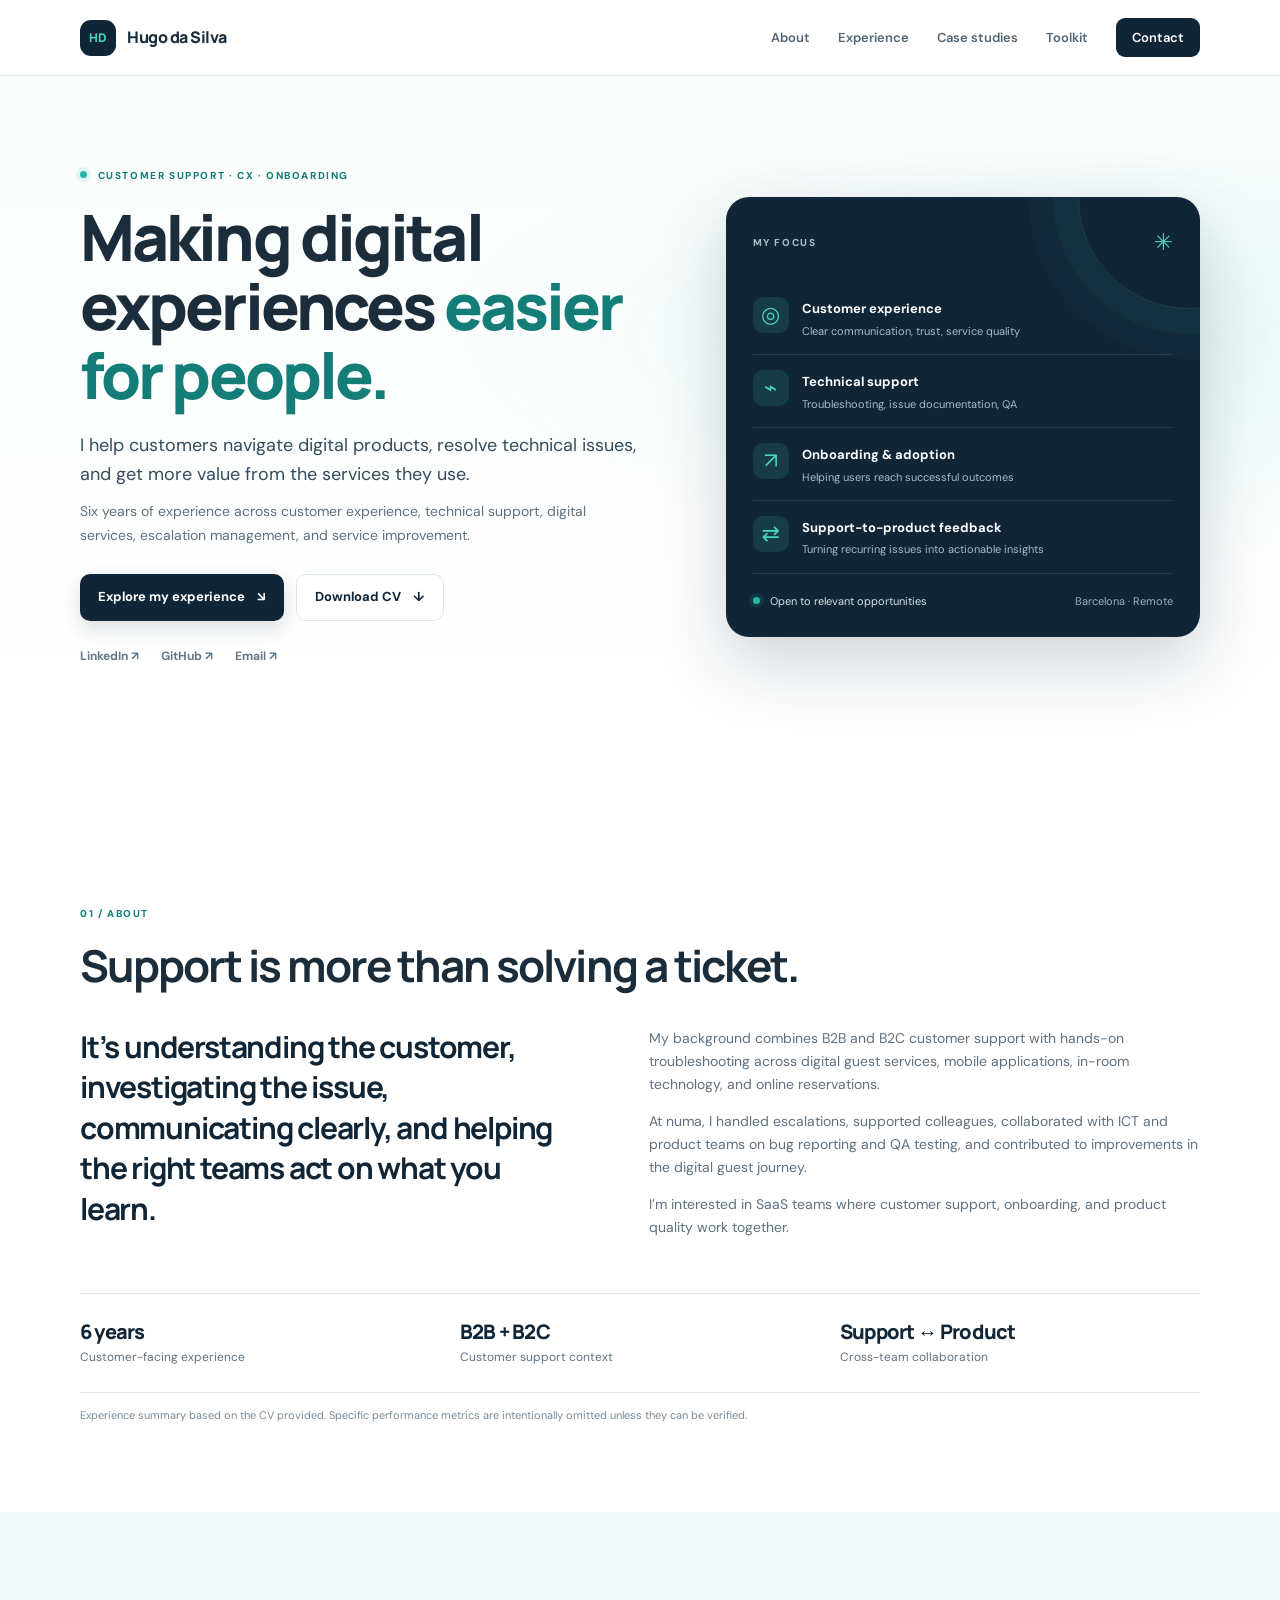
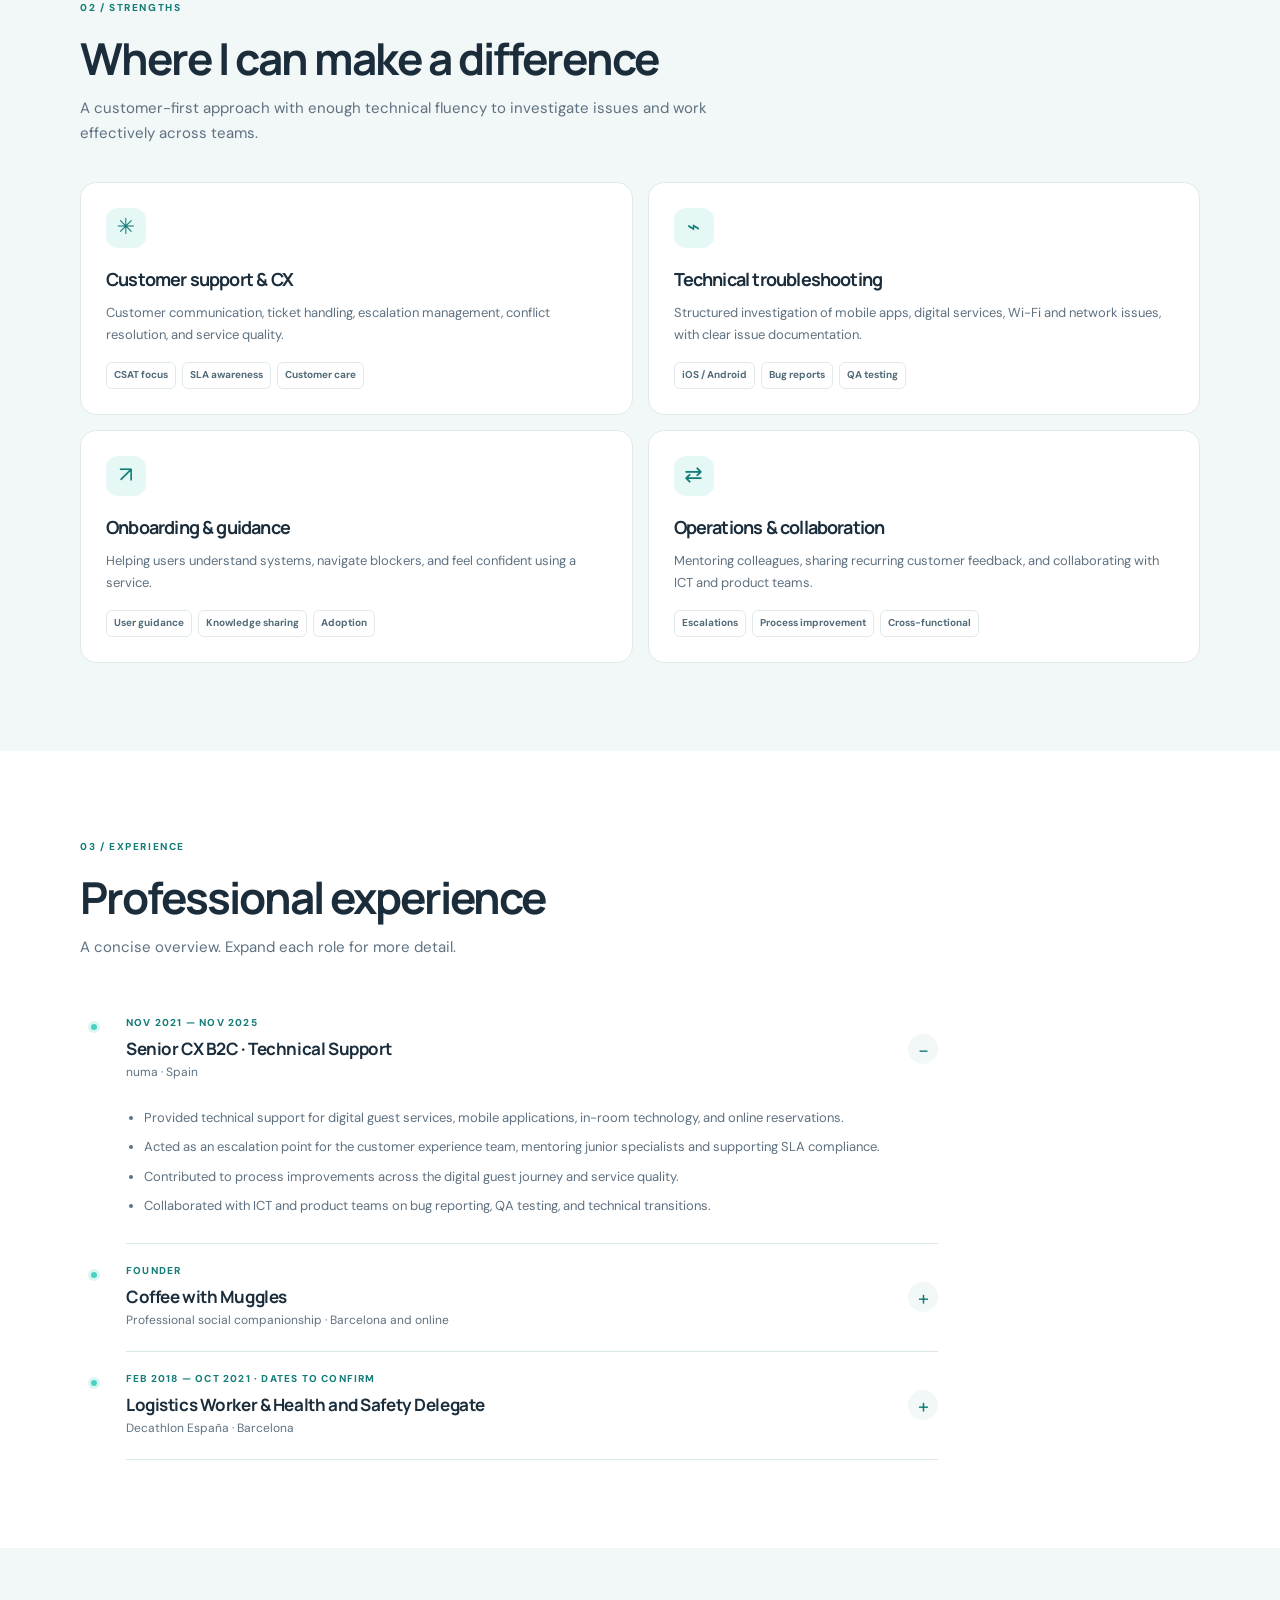
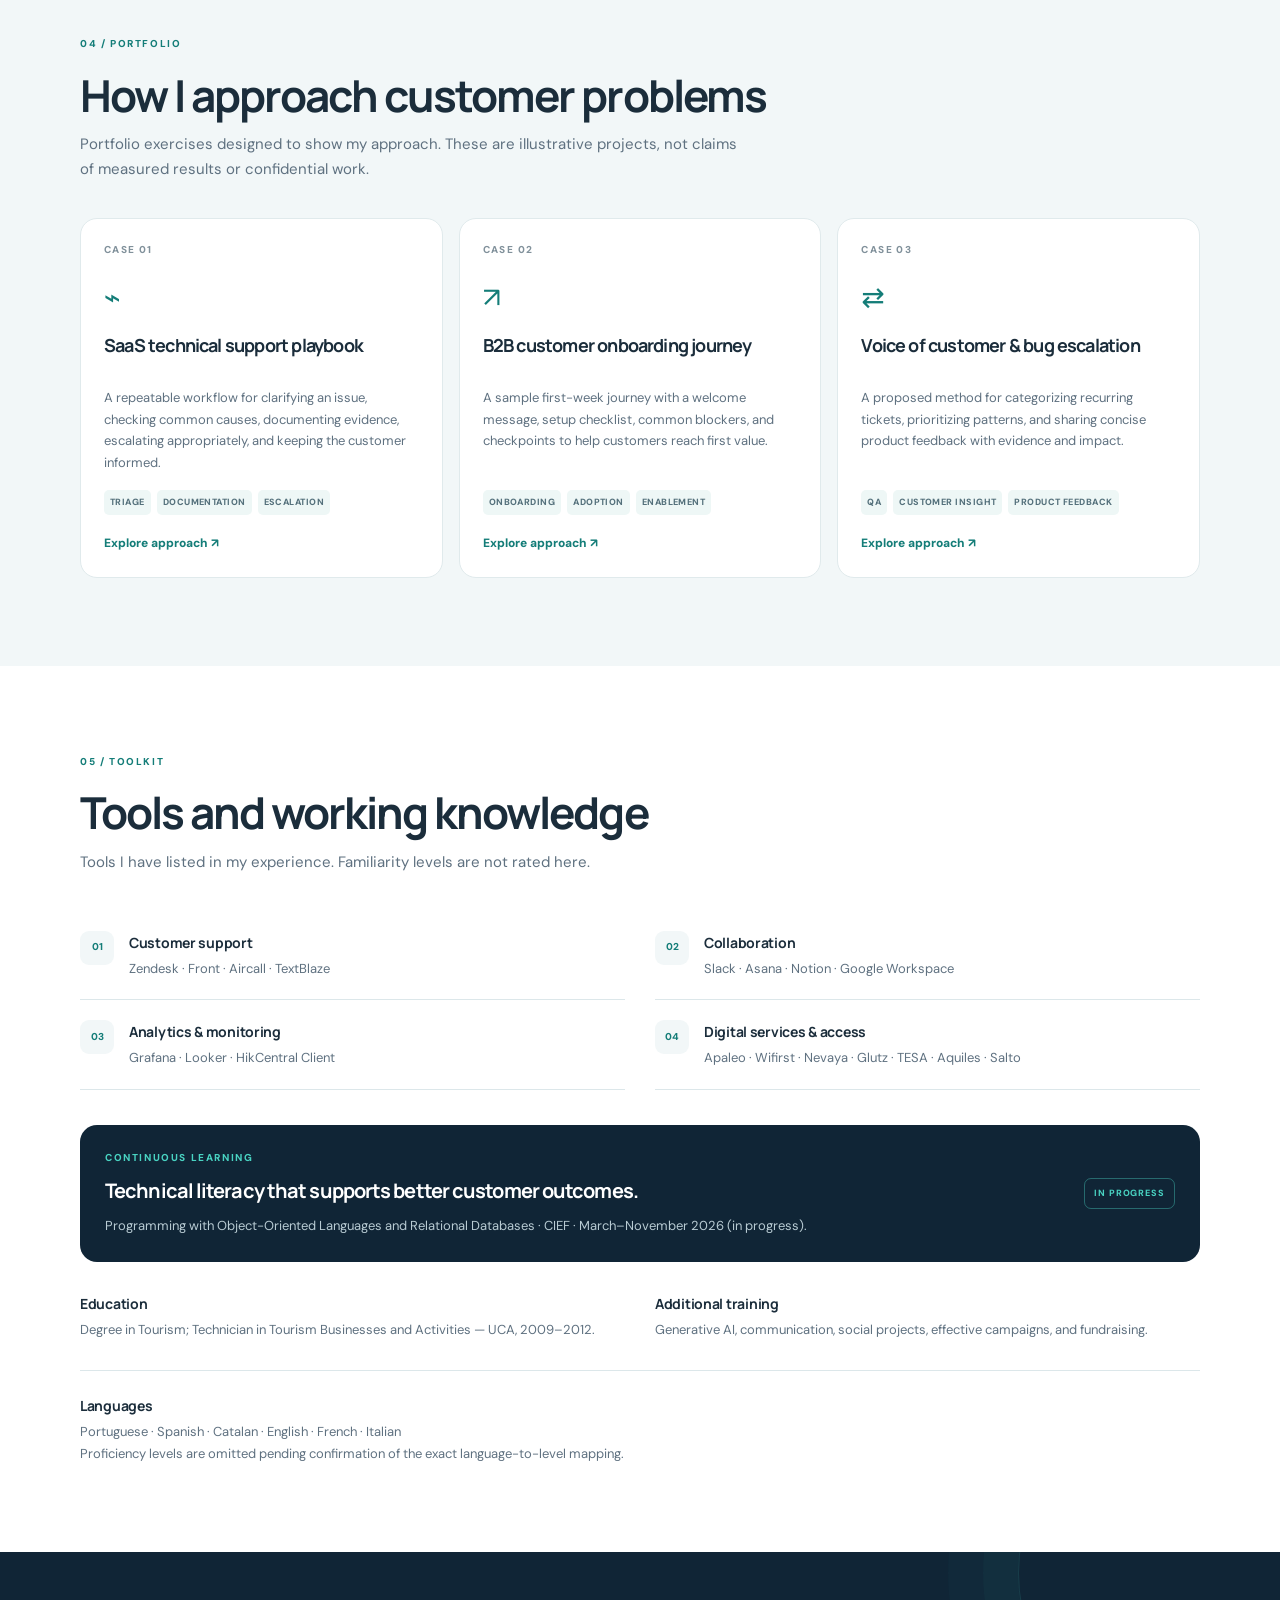
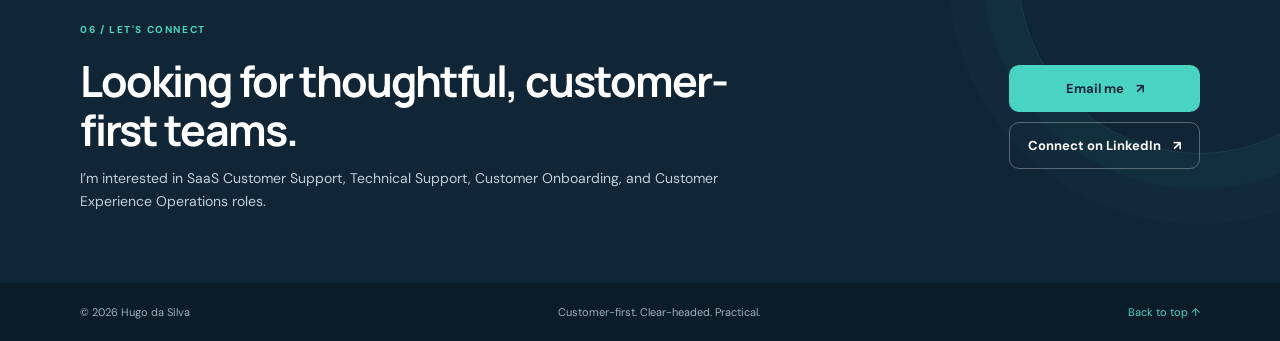
<file: index.html>
<!doctype html>
<html lang="en">
<head>
  <meta charset="utf-8">
  <meta name="viewport" content="width=device-width, initial-scale=1">
  <meta name="theme-color" content="#102536">
  <meta name="description" content="Hugo da Silva — SaaS customer support, technical support, customer onboarding and customer experience portfolio.">
  <title>Hugo da Silva | SaaS Support & Customer Experience</title>
  <link rel="preconnect" href="https://fonts.googleapis.com">
  <link rel="preconnect" href="https://fonts.gstatic.com" crossorigin>
  <link href="https://fonts.googleapis.com/css2?family=DM+Sans:wght@400;500;600;700&family=Manrope:wght@500;600;700;800&display=swap" rel="stylesheet">
  <link rel="stylesheet" href="styles.css">
</head>
<body>
  <a class="skip-link" href="#main">Skip to content</a>
  <header class="site-header">
    <a class="brand" href="#top" aria-label="Hugo da Silva home">
      <span class="brand-mark">HD</span><span>Hugo da Silva</span>
    </a>
    <button class="menu-toggle" id="menuToggle" aria-expanded="false" aria-controls="siteNav">Menu</button>
    <nav id="siteNav" class="site-nav" aria-label="Main navigation">
      <a href="#about">About</a><a href="#experience">Experience</a><a href="#case-studies">Case studies</a><a href="#toolkit">Toolkit</a>
      <a class="nav-cta" href="#contact">Contact</a>
    </nav>
  </header>

  <main id="main">
    <section class="hero section-shell" id="top">
      <div class="hero-copy">
        <p class="eyebrow"><span class="status-dot"></span> CUSTOMER SUPPORT · CX · ONBOARDING</p>
        <h1>Making digital experiences <span>easier for people.</span></h1>
        <p class="hero-lede">I help customers navigate digital products, resolve technical issues, and get more value from the services they use.</p>
        <p class="hero-detail">Six years of experience across customer experience, technical support, digital services, escalation management, and service improvement.</p>
        <div class="hero-actions">
          <a class="button button-primary" href="#experience">Explore my experience <span aria-hidden="true">↘</span></a>
          <a class="button button-secondary" href="ClientSupportSpecialist.pdf" download>Download CV <span aria-hidden="true">↓</span></a>
        </div>
        <div class="hero-links">
          <a href="https://www.linkedin.com/in/hugo-d-56749b93/" target="_blank" rel="noopener noreferrer">LinkedIn ↗</a>
          <a href="https://github.com/trindadeproduction-maker" target="_blank" rel="noopener noreferrer">GitHub ↗</a>
          <a href="mailto:trindadeproduction@gmail.com">Email ↗</a>
        </div>
      </div>
      <aside class="hero-card" aria-label="Professional focus">
        <div class="card-topline"><span class="tiny-label">MY FOCUS</span><span class="spark">✳</span></div>
        <div class="focus-item"><span class="focus-icon" aria-hidden="true">◎</span><div><strong>Customer experience</strong><small>Clear communication, trust, service quality</small></div></div>
        <div class="focus-item"><span class="focus-icon" aria-hidden="true">⌁</span><div><strong>Technical support</strong><small>Troubleshooting, issue documentation, QA</small></div></div>
        <div class="focus-item"><span class="focus-icon" aria-hidden="true">↗</span><div><strong>Onboarding & adoption</strong><small>Helping users reach successful outcomes</small></div></div>
        <div class="focus-item"><span class="focus-icon" aria-hidden="true">⇄</span><div><strong>Support-to-product feedback</strong><small>Turning recurring issues into actionable insights</small></div></div>
        <div class="card-foot"><span class="pulse"></span> Open to relevant opportunities <span class="location">Barcelona · Remote</span></div>
      </aside>
      <div class="hero-orb orb-one"></div><div class="hero-orb orb-two"></div>
    </section>

    <section class="section-shell section-block" id="about">
      <div class="section-heading"><p class="eyebrow">01 / ABOUT</p><h2>Support is more than solving a ticket.</h2></div>
      <div class="about-grid">
        <p class="about-statement">It’s understanding the customer, investigating the issue, communicating clearly, and helping the right teams act on what you learn.</p>
        <div class="about-copy">
          <p>My background combines B2B and B2C customer support with hands-on troubleshooting across digital guest services, mobile applications, in-room technology, and online reservations.</p>
          <p>At numa, I handled escalations, supported colleagues, collaborated with ICT and product teams on bug reporting and QA testing, and contributed to improvements in the digital guest journey.</p>
          <p>I’m interested in SaaS teams where customer support, onboarding, and product quality work together.</p>
        </div>
      </div>
      <div class="metric-strip">
        <div><strong>6 years</strong><span>Customer-facing experience</span></div>
        <div><strong>B2B + B2C</strong><span>Customer support context</span></div>
        <div><strong>Support ↔ Product</strong><span>Cross-team collaboration</span></div>
      </div>
      <p class="micro-note">Experience summary based on the CV provided. Specific performance metrics are intentionally omitted unless they can be verified.</p>
    </section>

    <section class="section-block section-tint" id="strengths">
      <div class="section-shell">
        <div class="section-heading"><p class="eyebrow">02 / STRENGTHS</p><h2>Where I can make a difference</h2><p class="section-intro">A customer-first approach with enough technical fluency to investigate issues and work effectively across teams.</p></div>
        <div class="strength-grid">
          <article class="strength-card"><div class="line-icon">✳</div><h3>Customer support & CX</h3><p>Customer communication, ticket handling, escalation management, conflict resolution, and service quality.</p><div class="tag-row"><span>CSAT focus</span><span>SLA awareness</span><span>Customer care</span></div></article>
          <article class="strength-card"><div class="line-icon">⌁</div><h3>Technical troubleshooting</h3><p>Structured investigation of mobile apps, digital services, Wi-Fi and network issues, with clear issue documentation.</p><div class="tag-row"><span>iOS / Android</span><span>Bug reports</span><span>QA testing</span></div></article>
          <article class="strength-card"><div class="line-icon">↗</div><h3>Onboarding & guidance</h3><p>Helping users understand systems, navigate blockers, and feel confident using a service.</p><div class="tag-row"><span>User guidance</span><span>Knowledge sharing</span><span>Adoption</span></div></article>
          <article class="strength-card"><div class="line-icon">⇄</div><h3>Operations & collaboration</h3><p>Mentoring colleagues, sharing recurring customer feedback, and collaborating with ICT and product teams.</p><div class="tag-row"><span>Escalations</span><span>Process improvement</span><span>Cross-functional</span></div></article>
        </div>
      </div>
    </section>

    <section class="section-shell section-block" id="experience">
      <div class="section-heading"><p class="eyebrow">03 / EXPERIENCE</p><h2>Professional experience</h2><p class="section-intro">A concise overview. Expand each role for more detail.</p></div>
      <div class="timeline">
        <article class="timeline-item">
          <div class="timeline-marker"></div><div class="timeline-content">
            <button class="accordion-trigger" aria-expanded="true" aria-controls="role-numa"><span><span class="role-date">NOV 2021 — NOV 2025</span><strong>Senior CX B2C · Technical Support</strong><small>numa · Spain</small></span><span class="accordion-symbol" aria-hidden="true">−</span></button>
            <div class="accordion-panel" id="role-numa"><ul><li>Provided technical support for digital guest services, mobile applications, in-room technology, and online reservations.</li><li>Acted as an escalation point for the customer experience team, mentoring junior specialists and supporting SLA compliance.</li><li>Contributed to process improvements across the digital guest journey and service quality.</li><li>Collaborated with ICT and product teams on bug reporting, QA testing, and technical transitions.</li></ul></div>
          </div>
        </article>
        <article class="timeline-item">
          <div class="timeline-marker"></div><div class="timeline-content">
            <button class="accordion-trigger" aria-expanded="false" aria-controls="role-muggles"><span><span class="role-date">FOUNDER</span><strong>Coffee with Muggles</strong><small>Professional social companionship · Barcelona and online</small></span><span class="accordion-symbol" aria-hidden="true">+</span></button>
            <div class="accordion-panel" id="role-muggles" hidden><ul><li>Founded a professional social companionship service centered on meaningful human connection and active listening.</li><li>Create safe, judgment-free spaces for people to express themselves.</li><li>Offer services in Barcelona and online.</li></ul></div>
          </div>
        </article>
        <article class="timeline-item">
          <div class="timeline-marker"></div><div class="timeline-content">
            <button class="accordion-trigger" aria-expanded="false" aria-controls="role-decathlon"><span><span class="role-date">FEB 2018 — OCT 2021 · DATES TO CONFIRM</span><strong>Logistics Worker & Health and Safety Delegate</strong><small>Decathlon España · Barcelona</small></span><span class="accordion-symbol" aria-hidden="true">+</span></button>
            <div class="accordion-panel" id="role-decathlon" hidden><ul><li>Delivered practical and theoretical training on heavy machinery operation.</li><li>Contributed to action plans designed to improve workplace safety protocols.</li></ul><p class="micro-note">The source CV also lists November 2025–present for Decathlon. Confirm whether this is a second period of employment before publishing the final timeline.</p></div>
          </div>
        </article>
      </div>
    </section>

    <section class="section-block section-tint" id="case-studies">
      <div class="section-shell">
        <div class="section-heading"><p class="eyebrow">04 / PORTFOLIO</p><h2>How I approach customer problems</h2><p class="section-intro">Portfolio exercises designed to show my approach. These are illustrative projects, not claims of measured results or confidential work.</p></div>
        <div class="case-grid">
          <article class="case-card"><div class="case-number">CASE 01</div><div class="case-icon">⌁</div><h3>SaaS technical support playbook</h3><p>A repeatable workflow for clarifying an issue, checking common causes, documenting evidence, escalating appropriately, and keeping the customer informed.</p><div class="case-meta"><span>TRIAGE</span><span>DOCUMENTATION</span><span>ESCALATION</span></div><button class="text-button case-open" data-case="support">Explore approach <span aria-hidden="true">↗</span></button></article>
          <article class="case-card"><div class="case-number">CASE 02</div><div class="case-icon">↗</div><h3>B2B customer onboarding journey</h3><p>A sample first-week journey with a welcome message, setup checklist, common blockers, and checkpoints to help customers reach first value.</p><div class="case-meta"><span>ONBOARDING</span><span>ADOPTION</span><span>ENABLEMENT</span></div><button class="text-button case-open" data-case="onboarding">Explore approach <span aria-hidden="true">↗</span></button></article>
          <article class="case-card"><div class="case-number">CASE 03</div><div class="case-icon">⇄</div><h3>Voice of customer & bug escalation</h3><p>A proposed method for categorizing recurring tickets, prioritizing patterns, and sharing concise product feedback with evidence and impact.</p><div class="case-meta"><span>QA</span><span>CUSTOMER INSIGHT</span><span>PRODUCT FEEDBACK</span></div><button class="text-button case-open" data-case="feedback">Explore approach <span aria-hidden="true">↗</span></button></article>
        </div>
        <div class="case-detail" id="caseDetail" aria-live="polite" hidden>
          <button class="case-close" id="caseClose" aria-label="Close case study">×</button>
          <p class="eyebrow" id="caseKicker">CASE STUDY</p><h3 id="caseTitle"></h3><div id="caseBody"></div>
        </div>
      </div>
    </section>

    <section class="section-shell section-block" id="toolkit">
      <div class="section-heading"><p class="eyebrow">05 / TOOLKIT</p><h2>Tools and working knowledge</h2><p class="section-intro">Tools I have listed in my experience. Familiarity levels are not rated here.</p></div>
      <div class="toolkit-grid">
        <div class="toolkit-group"><span class="tool-icon">01</span><div><h3>Customer support</h3><p>Zendesk · Front · Aircall · TextBlaze</p></div></div>
        <div class="toolkit-group"><span class="tool-icon">02</span><div><h3>Collaboration</h3><p>Slack · Asana · Notion · Google Workspace</p></div></div>
        <div class="toolkit-group"><span class="tool-icon">03</span><div><h3>Analytics & monitoring</h3><p>Grafana · Looker · HikCentral Client</p></div></div>
        <div class="toolkit-group"><span class="tool-icon">04</span><div><h3>Digital services & access</h3><p>Apaleo · Wifirst · Nevaya · Glutz · TESA · Aquiles · Salto</p></div></div>
      </div>
      <div class="learning-panel"><div><p class="eyebrow">CONTINUOUS LEARNING</p><h3>Technical literacy that supports better customer outcomes.</h3><p>Programming with Object-Oriented Languages and Relational Databases · CIEF · March–November 2026 (in progress).</p></div><span class="learning-badge">IN PROGRESS</span></div>
      <div class="education-grid"><div><h3>Education</h3><p>Degree in Tourism; Technician in Tourism Businesses and Activities — UCA, 2009–2012.</p></div><div><h3>Additional training</h3><p>Generative AI, communication, social projects, effective campaigns, and fundraising.</p></div></div>
      <div class="languages"><h3>Languages</h3><p>Portuguese · Spanish · Catalan · English · French · Italian</p><p class="micro-note">Proficiency levels are omitted pending confirmation of the exact language-to-level mapping.</p></div>
    </section>

    <section class="contact-section" id="contact">
      <div class="section-shell contact-inner"><div><p class="eyebrow">06 / LET'S CONNECT</p><h2>Looking for thoughtful, customer-first teams.</h2><p>I’m interested in SaaS Customer Support, Technical Support, Customer Onboarding, and Customer Experience Operations roles.</p></div><div class="contact-actions"><a class="button button-light" href="mailto:trindadeproduction@gmail.com">Email me <span aria-hidden="true">↗</span></a><a class="button button-outline-light" href="https://www.linkedin.com/in/hugo-d-56749b93/" target="_blank" rel="noopener noreferrer">Connect on LinkedIn <span aria-hidden="true">↗</span></a></div></div>
    </section>
  </main>
  <footer class="site-footer"><div class="section-shell footer-inner"><span>© <span id="year"></span> Hugo da Silva</span><span>Customer-first. Clear-headed. Practical.</span><a href="#top">Back to top ↑</a></div></footer>
  <script src="script.js"></script>
</body>
</html>
</file>
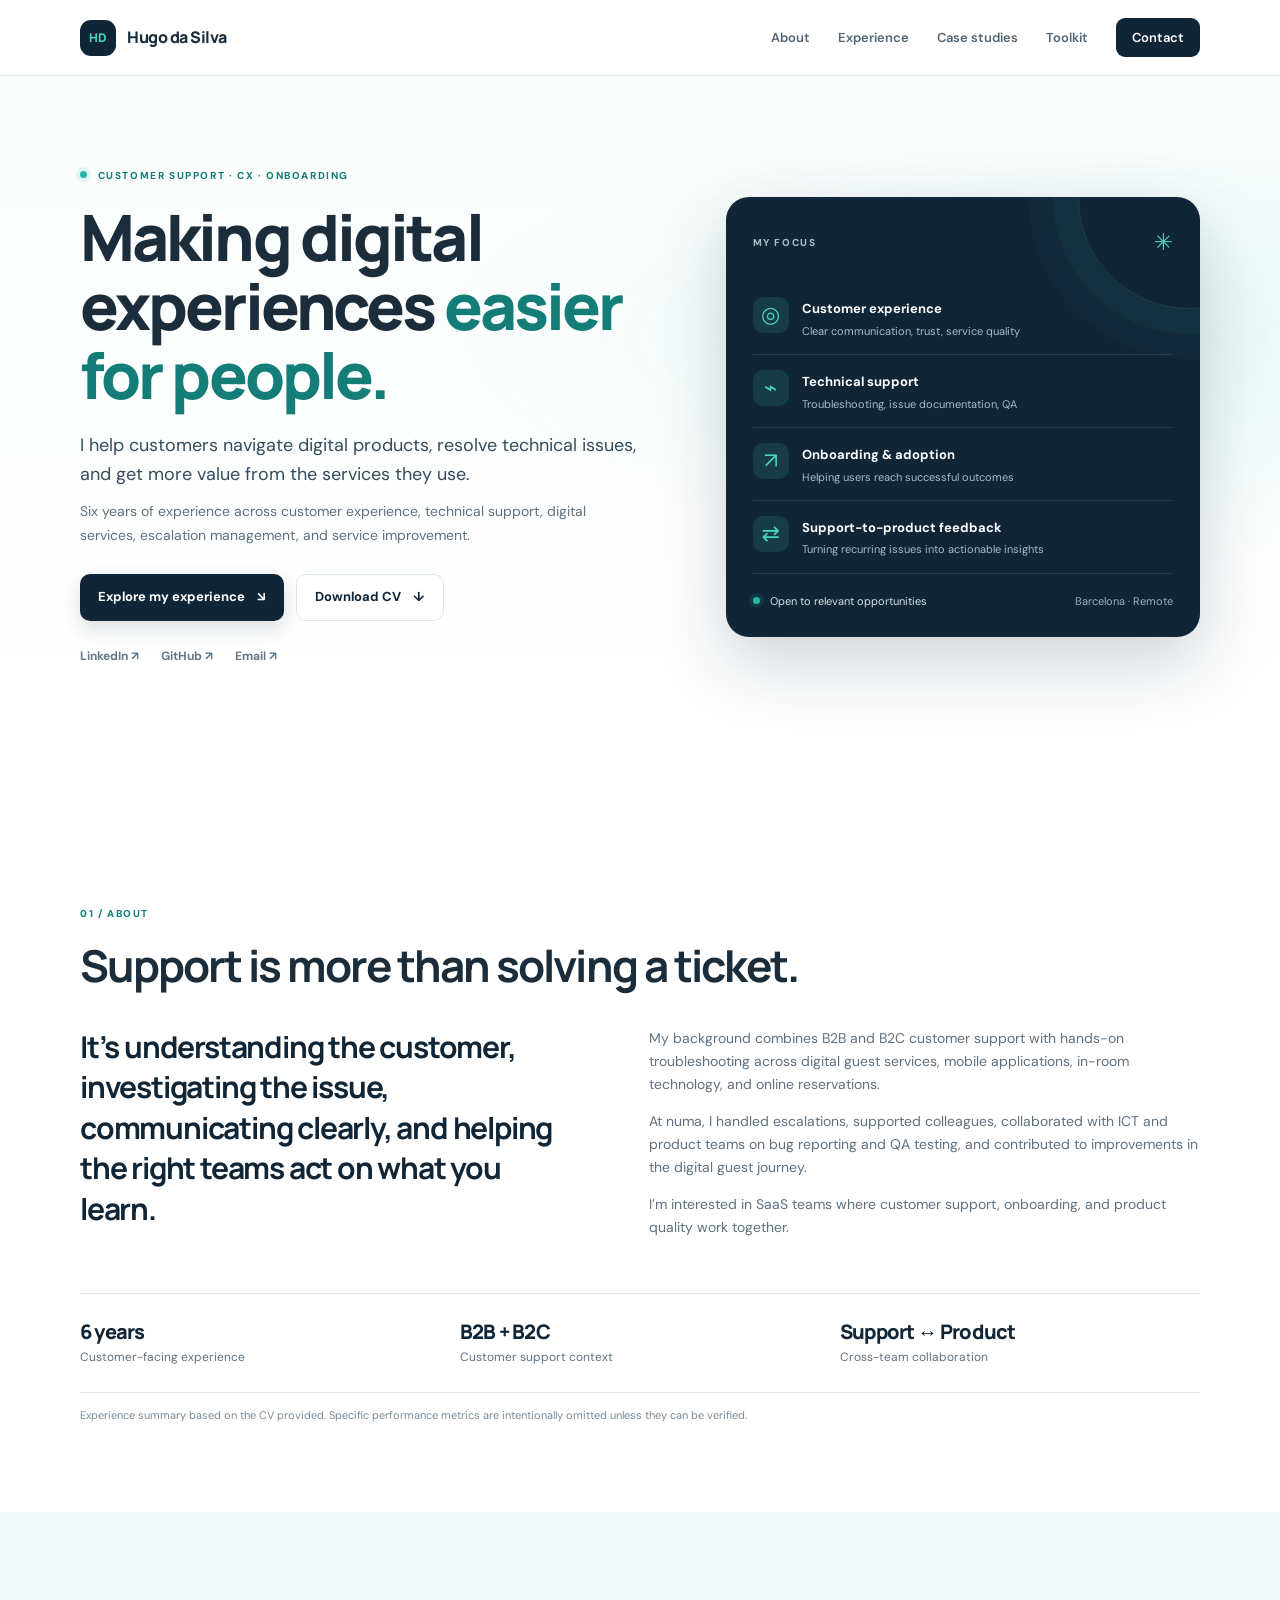
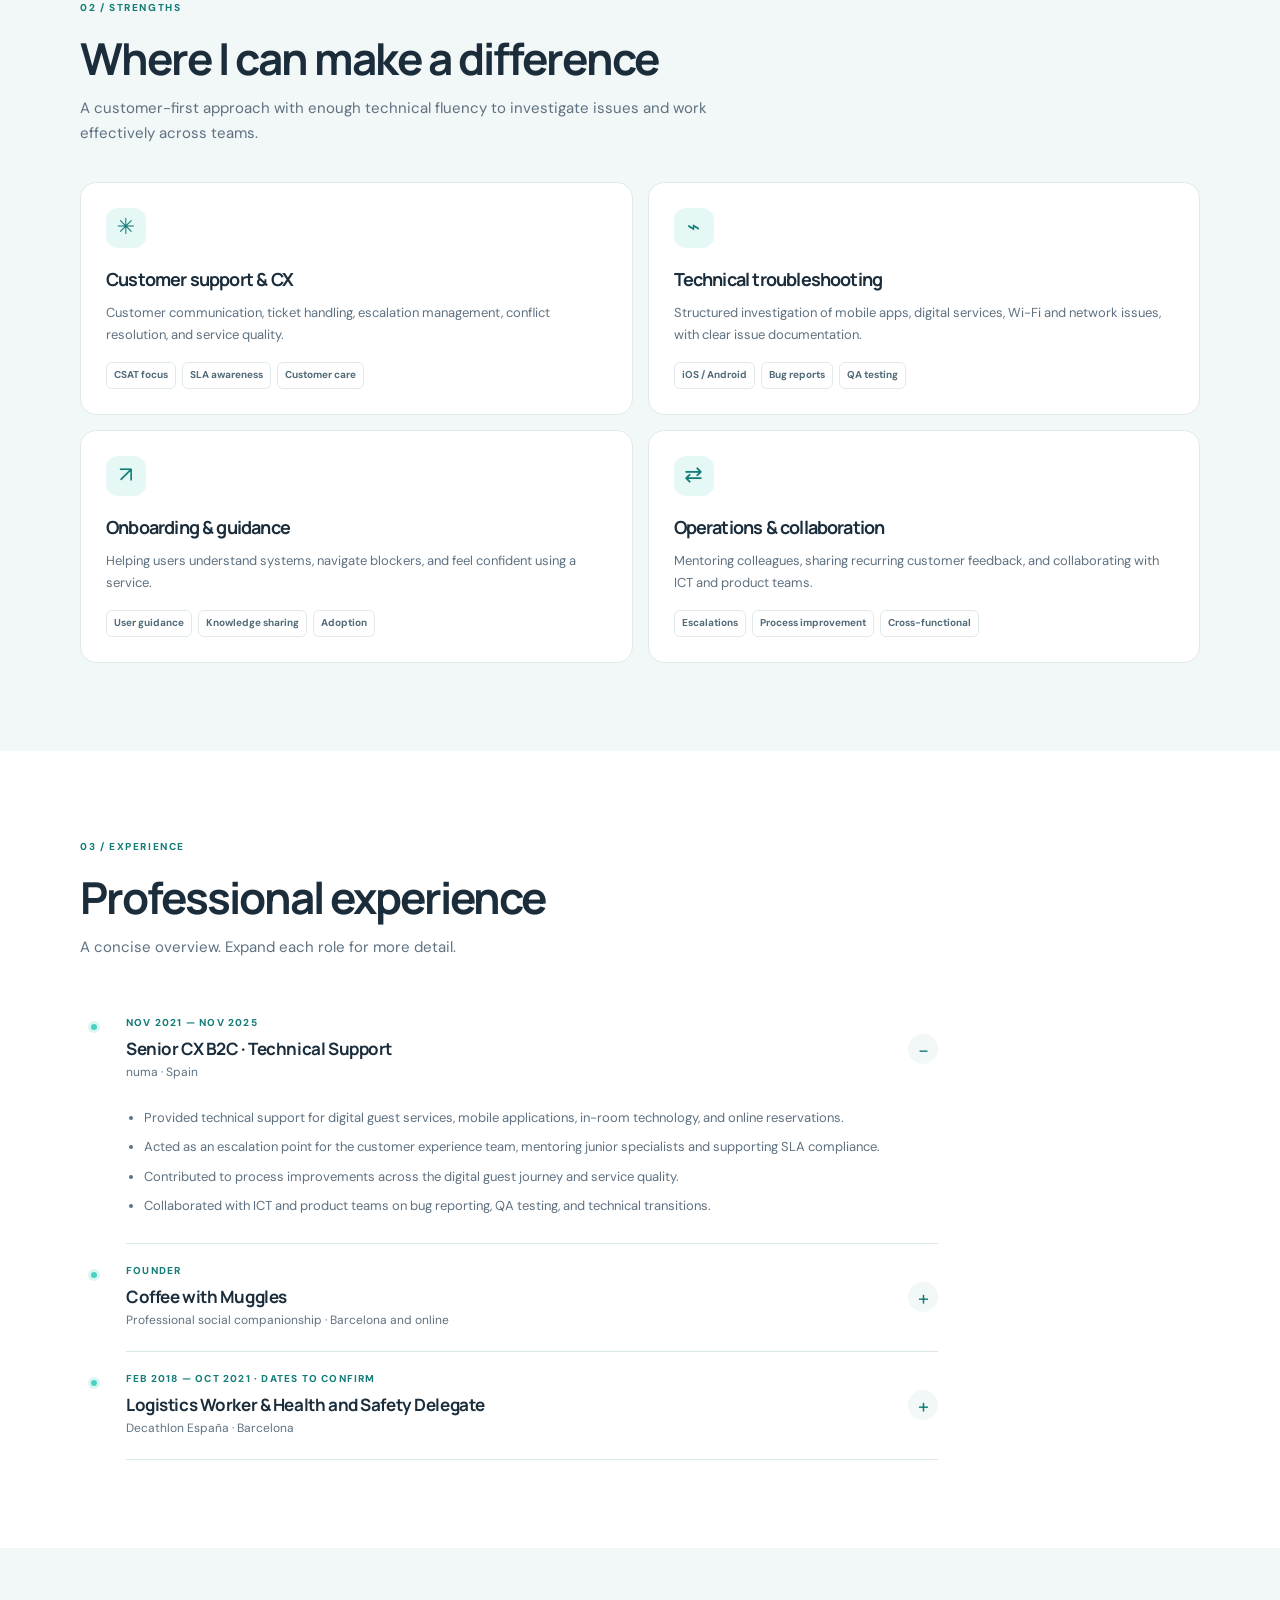
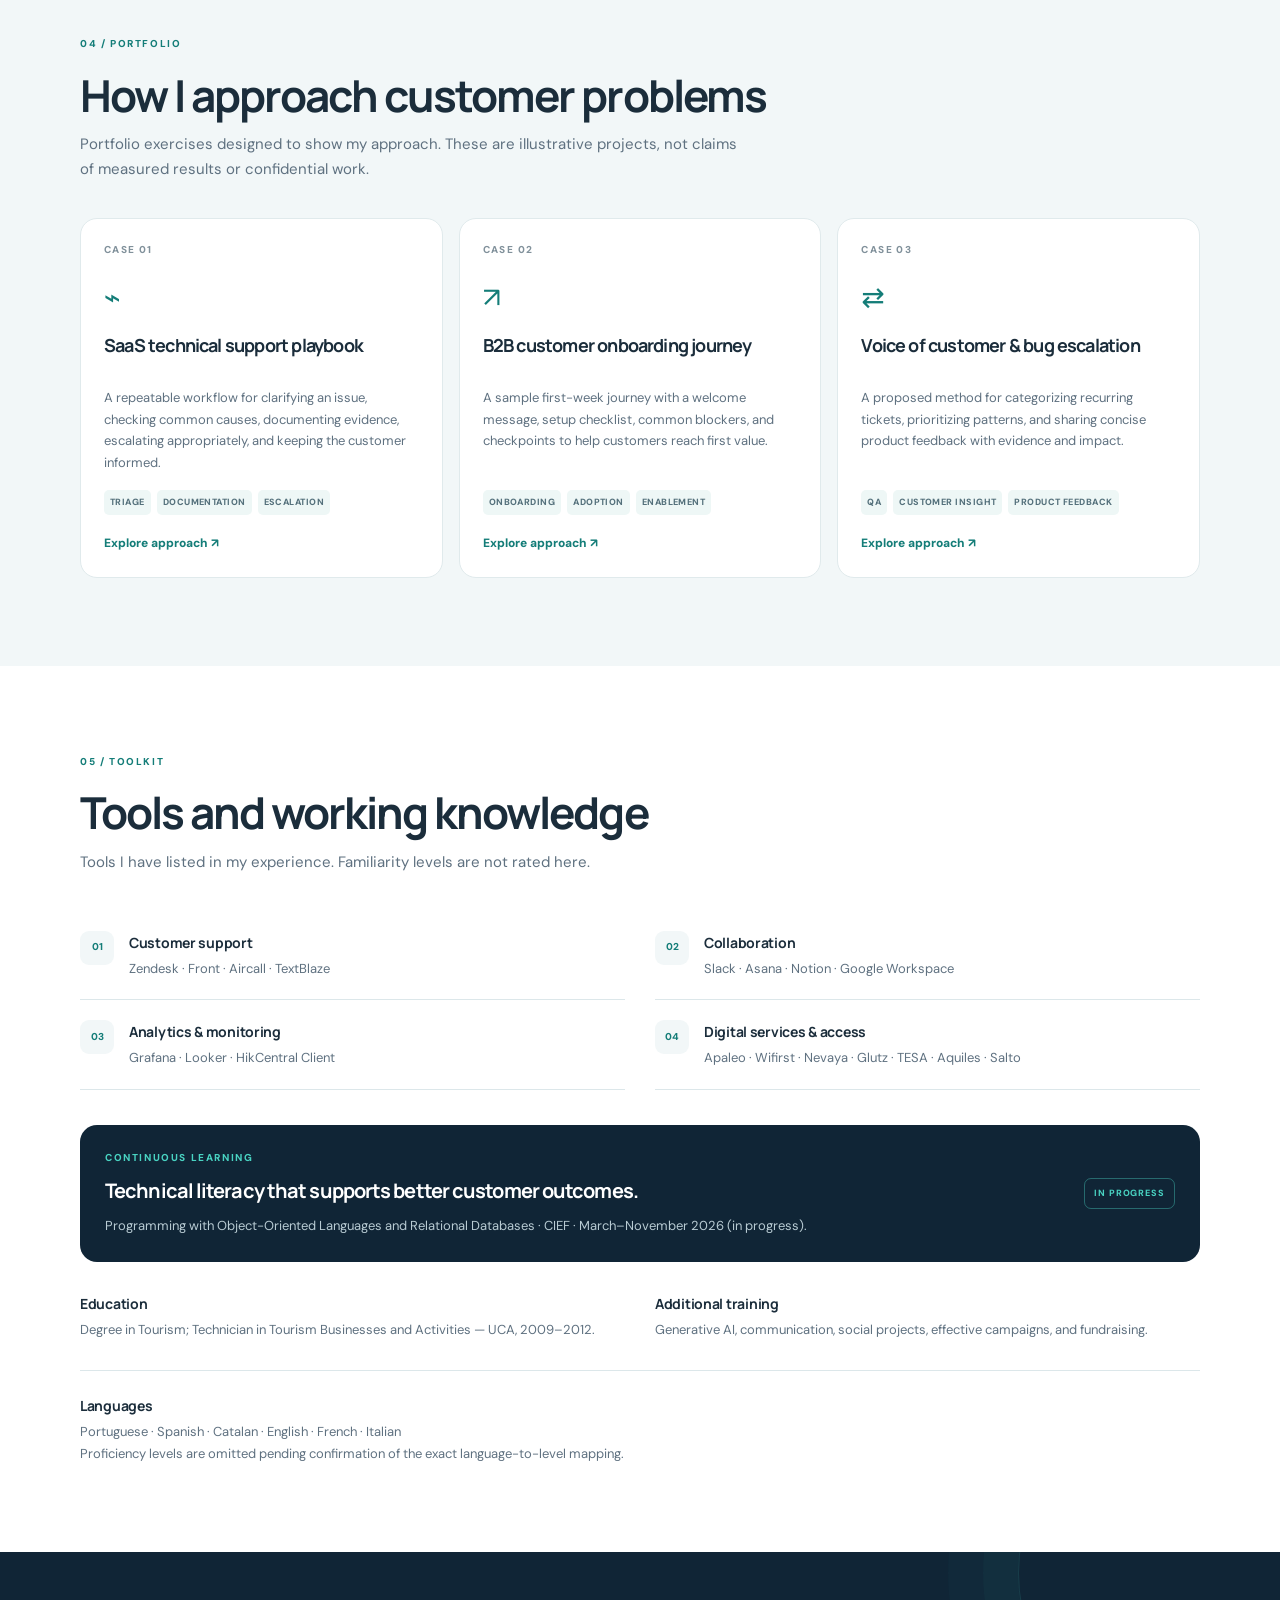
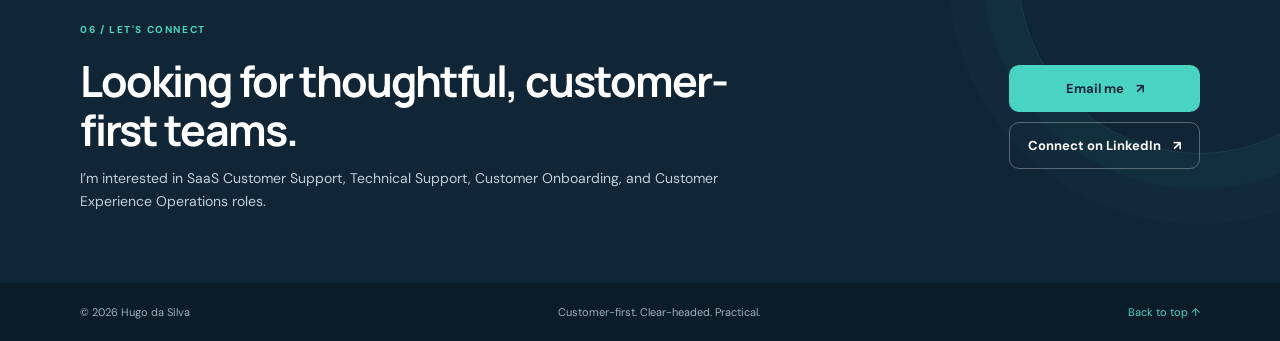
<file: Hugo-Da-Silva-GitHub-Portfolio/hugo-github-recruiter-portfolio/index.html>
<!doctype html>
<html lang="en">
<head>
  <meta charset="utf-8">
  <meta name="viewport" content="width=device-width, initial-scale=1">
  <meta name="theme-color" content="#102536">
  <meta name="description" content="Hugo da Silva — SaaS customer support, technical support, customer onboarding and customer experience portfolio.">
  <title>Hugo da Silva | SaaS Support & Customer Experience</title>
  <link rel="preconnect" href="https://fonts.googleapis.com">
  <link rel="preconnect" href="https://fonts.gstatic.com" crossorigin>
  <link href="https://fonts.googleapis.com/css2?family=DM+Sans:wght@400;500;600;700&family=Manrope:wght@500;600;700;800&display=swap" rel="stylesheet">
  <link rel="stylesheet" href="styles.css">
</head>
<body>
  <a class="skip-link" href="#main">Skip to content</a>
  <header class="site-header">
    <a class="brand" href="#top" aria-label="Hugo da Silva home">
      <span class="brand-mark">HD</span><span>Hugo da Silva</span>
    </a>
    <button class="menu-toggle" id="menuToggle" aria-expanded="false" aria-controls="siteNav">Menu</button>
    <nav id="siteNav" class="site-nav" aria-label="Main navigation">
      <a href="#about">About</a><a href="#experience">Experience</a><a href="#case-studies">Case studies</a><a href="#toolkit">Toolkit</a>
      <a class="nav-cta" href="#contact">Contact</a>
    </nav>
  </header>

  <main id="main">
    <section class="hero section-shell" id="top">
      <div class="hero-copy">
        <p class="eyebrow"><span class="status-dot"></span> CUSTOMER SUPPORT · CX · ONBOARDING</p>
        <h1>Making digital experiences <span>easier for people.</span></h1>
        <p class="hero-lede">I help customers navigate digital products, resolve technical issues, and get more value from the services they use.</p>
        <p class="hero-detail">Six years of experience across customer experience, technical support, digital services, escalation management, and service improvement.</p>
        <div class="hero-actions">
          <a class="button button-primary" href="#experience">Explore my experience <span aria-hidden="true">↘</span></a>
          <a class="button button-secondary" href="Hugo-Da-Silva-CV.pdf" download>Download CV <span aria-hidden="true">↓</span></a>
        </div>
        <div class="hero-links">
          <a href="https://www.linkedin.com/in/hugo-d-56749b93/" target="_blank" rel="noopener noreferrer">LinkedIn ↗</a>
          <a href="https://github.com/trindadeproduction-maker" target="_blank" rel="noopener noreferrer">GitHub ↗</a>
          <a href="mailto:trindadeproduction@gmail.com">Email ↗</a>
        </div>
      </div>
      <aside class="hero-card" aria-label="Professional focus">
        <div class="card-topline"><span class="tiny-label">MY FOCUS</span><span class="spark">✳</span></div>
        <div class="focus-item"><span class="focus-icon" aria-hidden="true">◎</span><div><strong>Customer experience</strong><small>Clear communication, trust, service quality</small></div></div>
        <div class="focus-item"><span class="focus-icon" aria-hidden="true">⌁</span><div><strong>Technical support</strong><small>Troubleshooting, issue documentation, QA</small></div></div>
        <div class="focus-item"><span class="focus-icon" aria-hidden="true">↗</span><div><strong>Onboarding & adoption</strong><small>Helping users reach successful outcomes</small></div></div>
        <div class="focus-item"><span class="focus-icon" aria-hidden="true">⇄</span><div><strong>Support-to-product feedback</strong><small>Turning recurring issues into actionable insights</small></div></div>
        <div class="card-foot"><span class="pulse"></span> Open to relevant opportunities <span class="location">Barcelona · Remote</span></div>
      </aside>
      <div class="hero-orb orb-one"></div><div class="hero-orb orb-two"></div>
    </section>

    <section class="section-shell section-block" id="about">
      <div class="section-heading"><p class="eyebrow">01 / ABOUT</p><h2>Support is more than solving a ticket.</h2></div>
      <div class="about-grid">
        <p class="about-statement">It’s understanding the customer, investigating the issue, communicating clearly, and helping the right teams act on what you learn.</p>
        <div class="about-copy">
          <p>My background combines B2B and B2C customer support with hands-on troubleshooting across digital guest services, mobile applications, in-room technology, and online reservations.</p>
          <p>At numa, I handled escalations, supported colleagues, collaborated with ICT and product teams on bug reporting and QA testing, and contributed to improvements in the digital guest journey.</p>
          <p>I’m interested in SaaS teams where customer support, onboarding, and product quality work together.</p>
        </div>
      </div>
      <div class="metric-strip">
        <div><strong>6 years</strong><span>Customer-facing experience</span></div>
        <div><strong>B2B + B2C</strong><span>Customer support context</span></div>
        <div><strong>Support ↔ Product</strong><span>Cross-team collaboration</span></div>
      </div>
      <p class="micro-note">Experience summary based on the CV provided. Specific performance metrics are intentionally omitted unless they can be verified.</p>
    </section>

    <section class="section-block section-tint" id="strengths">
      <div class="section-shell">
        <div class="section-heading"><p class="eyebrow">02 / STRENGTHS</p><h2>Where I can make a difference</h2><p class="section-intro">A customer-first approach with enough technical fluency to investigate issues and work effectively across teams.</p></div>
        <div class="strength-grid">
          <article class="strength-card"><div class="line-icon">✳</div><h3>Customer support & CX</h3><p>Customer communication, ticket handling, escalation management, conflict resolution, and service quality.</p><div class="tag-row"><span>CSAT focus</span><span>SLA awareness</span><span>Customer care</span></div></article>
          <article class="strength-card"><div class="line-icon">⌁</div><h3>Technical troubleshooting</h3><p>Structured investigation of mobile apps, digital services, Wi-Fi and network issues, with clear issue documentation.</p><div class="tag-row"><span>iOS / Android</span><span>Bug reports</span><span>QA testing</span></div></article>
          <article class="strength-card"><div class="line-icon">↗</div><h3>Onboarding & guidance</h3><p>Helping users understand systems, navigate blockers, and feel confident using a service.</p><div class="tag-row"><span>User guidance</span><span>Knowledge sharing</span><span>Adoption</span></div></article>
          <article class="strength-card"><div class="line-icon">⇄</div><h3>Operations & collaboration</h3><p>Mentoring colleagues, sharing recurring customer feedback, and collaborating with ICT and product teams.</p><div class="tag-row"><span>Escalations</span><span>Process improvement</span><span>Cross-functional</span></div></article>
        </div>
      </div>
    </section>

    <section class="section-shell section-block" id="experience">
      <div class="section-heading"><p class="eyebrow">03 / EXPERIENCE</p><h2>Professional experience</h2><p class="section-intro">A concise overview. Expand each role for more detail.</p></div>
      <div class="timeline">
        <article class="timeline-item">
          <div class="timeline-marker"></div><div class="timeline-content">
            <button class="accordion-trigger" aria-expanded="true" aria-controls="role-numa"><span><span class="role-date">NOV 2021 — NOV 2025</span><strong>Senior CX B2C · Technical Support</strong><small>numa · Spain</small></span><span class="accordion-symbol" aria-hidden="true">−</span></button>
            <div class="accordion-panel" id="role-numa"><ul><li>Provided technical support for digital guest services, mobile applications, in-room technology, and online reservations.</li><li>Acted as an escalation point for the customer experience team, mentoring junior specialists and supporting SLA compliance.</li><li>Contributed to process improvements across the digital guest journey and service quality.</li><li>Collaborated with ICT and product teams on bug reporting, QA testing, and technical transitions.</li></ul></div>
          </div>
        </article>
        <article class="timeline-item">
          <div class="timeline-marker"></div><div class="timeline-content">
            <button class="accordion-trigger" aria-expanded="false" aria-controls="role-muggles"><span><span class="role-date">FOUNDER</span><strong>Coffee with Muggles</strong><small>Professional social companionship · Barcelona and online</small></span><span class="accordion-symbol" aria-hidden="true">+</span></button>
            <div class="accordion-panel" id="role-muggles" hidden><ul><li>Founded a professional social companionship service centered on meaningful human connection and active listening.</li><li>Create safe, judgment-free spaces for people to express themselves.</li><li>Offer services in Barcelona and online.</li></ul></div>
          </div>
        </article>
        <article class="timeline-item">
          <div class="timeline-marker"></div><div class="timeline-content">
            <button class="accordion-trigger" aria-expanded="false" aria-controls="role-decathlon"><span><span class="role-date">FEB 2018 — OCT 2021 · DATES TO CONFIRM</span><strong>Logistics Worker & Health and Safety Delegate</strong><small>Decathlon España · Barcelona</small></span><span class="accordion-symbol" aria-hidden="true">+</span></button>
            <div class="accordion-panel" id="role-decathlon" hidden><ul><li>Delivered practical and theoretical training on heavy machinery operation.</li><li>Contributed to action plans designed to improve workplace safety protocols.</li></ul><p class="micro-note">The source CV also lists November 2025–present for Decathlon. Confirm whether this is a second period of employment before publishing the final timeline.</p></div>
          </div>
        </article>
      </div>
    </section>

    <section class="section-block section-tint" id="case-studies">
      <div class="section-shell">
        <div class="section-heading"><p class="eyebrow">04 / PORTFOLIO</p><h2>How I approach customer problems</h2><p class="section-intro">Portfolio exercises designed to show my approach. These are illustrative projects, not claims of measured results or confidential work.</p></div>
        <div class="case-grid">
          <article class="case-card"><div class="case-number">CASE 01</div><div class="case-icon">⌁</div><h3>SaaS technical support playbook</h3><p>A repeatable workflow for clarifying an issue, checking common causes, documenting evidence, escalating appropriately, and keeping the customer informed.</p><div class="case-meta"><span>TRIAGE</span><span>DOCUMENTATION</span><span>ESCALATION</span></div><button class="text-button case-open" data-case="support">Explore approach <span aria-hidden="true">↗</span></button></article>
          <article class="case-card"><div class="case-number">CASE 02</div><div class="case-icon">↗</div><h3>B2B customer onboarding journey</h3><p>A sample first-week journey with a welcome message, setup checklist, common blockers, and checkpoints to help customers reach first value.</p><div class="case-meta"><span>ONBOARDING</span><span>ADOPTION</span><span>ENABLEMENT</span></div><button class="text-button case-open" data-case="onboarding">Explore approach <span aria-hidden="true">↗</span></button></article>
          <article class="case-card"><div class="case-number">CASE 03</div><div class="case-icon">⇄</div><h3>Voice of customer & bug escalation</h3><p>A proposed method for categorizing recurring tickets, prioritizing patterns, and sharing concise product feedback with evidence and impact.</p><div class="case-meta"><span>QA</span><span>CUSTOMER INSIGHT</span><span>PRODUCT FEEDBACK</span></div><button class="text-button case-open" data-case="feedback">Explore approach <span aria-hidden="true">↗</span></button></article>
        </div>
        <div class="case-detail" id="caseDetail" aria-live="polite" hidden>
          <button class="case-close" id="caseClose" aria-label="Close case study">×</button>
          <p class="eyebrow" id="caseKicker">CASE STUDY</p><h3 id="caseTitle"></h3><div id="caseBody"></div>
        </div>
      </div>
    </section>

    <section class="section-shell section-block" id="toolkit">
      <div class="section-heading"><p class="eyebrow">05 / TOOLKIT</p><h2>Tools and working knowledge</h2><p class="section-intro">Tools I have listed in my experience. Familiarity levels are not rated here.</p></div>
      <div class="toolkit-grid">
        <div class="toolkit-group"><span class="tool-icon">01</span><div><h3>Customer support</h3><p>Zendesk · Front · Aircall · TextBlaze</p></div></div>
        <div class="toolkit-group"><span class="tool-icon">02</span><div><h3>Collaboration</h3><p>Slack · Asana · Notion · Google Workspace</p></div></div>
        <div class="toolkit-group"><span class="tool-icon">03</span><div><h3>Analytics & monitoring</h3><p>Grafana · Looker · HikCentral Client</p></div></div>
        <div class="toolkit-group"><span class="tool-icon">04</span><div><h3>Digital services & access</h3><p>Apaleo · Wifirst · Nevaya · Glutz · TESA · Aquiles · Salto</p></div></div>
      </div>
      <div class="learning-panel"><div><p class="eyebrow">CONTINUOUS LEARNING</p><h3>Technical literacy that supports better customer outcomes.</h3><p>Programming with Object-Oriented Languages and Relational Databases · CIEF · March–November 2026 (in progress).</p></div><span class="learning-badge">IN PROGRESS</span></div>
      <div class="education-grid"><div><h3>Education</h3><p>Degree in Tourism; Technician in Tourism Businesses and Activities — UCA, 2009–2012.</p></div><div><h3>Additional training</h3><p>Generative AI, communication, social projects, effective campaigns, and fundraising.</p></div></div>
      <div class="languages"><h3>Languages</h3><p>Portuguese · Spanish · Catalan · English · French · Italian</p><p class="micro-note">Proficiency levels are omitted pending confirmation of the exact language-to-level mapping.</p></div>
    </section>

    <section class="contact-section" id="contact">
      <div class="section-shell contact-inner"><div><p class="eyebrow">06 / LET'S CONNECT</p><h2>Looking for thoughtful, customer-first teams.</h2><p>I’m interested in SaaS Customer Support, Technical Support, Customer Onboarding, and Customer Experience Operations roles.</p></div><div class="contact-actions"><a class="button button-light" href="mailto:trindadeproduction@gmail.com">Email me <span aria-hidden="true">↗</span></a><a class="button button-outline-light" href="https://www.linkedin.com/in/hugo-d-56749b93/" target="_blank" rel="noopener noreferrer">Connect on LinkedIn <span aria-hidden="true">↗</span></a></div></div>
    </section>
  </main>
  <footer class="site-footer"><div class="section-shell footer-inner"><span>© <span id="year"></span> Hugo da Silva</span><span>Customer-first. Clear-headed. Practical.</span><a href="#top">Back to top ↑</a></div></footer>
  <script src="script.js"></script>
</body>
</html>
</file>
<file: styles.css>
:root {
  --navy: #102536; --navy-2: #18394b; --teal: #49d3c2; --teal-dark: #147d78;
  --ink: #1b2d3b; --muted: #5f7180; --paper: #ffffff; --wash: #f2f7f8;
  --line: #dce7ea; --shadow: 0 18px 55px rgba(16,37,54,.09); --radius: 20px;
}
* { box-sizing: border-box; }
html { scroll-behavior: smooth; scroll-padding-top: 84px; }
body { margin: 0; background: var(--paper); color: var(--ink); font-family: "DM Sans", system-ui, sans-serif; line-height: 1.65; }
a { color: inherit; text-decoration: none; }
button { font: inherit; }
button, a { -webkit-tap-highlight-color: transparent; }
a:focus-visible, button:focus-visible { outline: 3px solid #21a99c; outline-offset: 4px; }
.skip-link { position: absolute; left: -9999px; top: 0; z-index: 20; background: white; padding: 12px; }
.skip-link:focus { left: 12px; }
.section-shell { width: min(1120px, calc(100% - 44px)); margin-inline: auto; }
.site-header { height: 76px; display: flex; align-items: center; justify-content: space-between; padding: 0 max(22px, calc((100vw - 1120px)/2)); background: rgba(255,255,255,.94); border-bottom: 1px solid rgba(220,231,234,.8); position: sticky; top: 0; z-index: 10; backdrop-filter: blur(14px); }
.brand { display: flex; align-items: center; gap: 11px; font-family: Manrope, sans-serif; font-weight: 800; letter-spacing: -.03em; }
.brand-mark { display: grid; place-items: center; width: 36px; height: 36px; border-radius: 11px; background: var(--navy); color: var(--teal); font-size: 12px; letter-spacing: -.03em; }
.site-nav { display: flex; align-items: center; gap: 28px; color: #526574; font-size: 13px; font-weight: 600; }
.site-nav a:hover, .hero-links a:hover { color: var(--teal-dark); }
.site-nav .nav-cta { padding: 9px 16px; border-radius: 9px; background: var(--navy); color: white; }
.menu-toggle { display: none; border: 1px solid var(--line); border-radius: 9px; padding: 7px 12px; background: white; color: var(--ink); }
.hero { min-height: 610px; padding-block: 92px 86px; display: grid; grid-template-columns: 1.1fr .9fr; align-items: center; gap: 66px; position: relative; isolation: isolate; }
.hero:before { content: ""; position: absolute; inset: 0 -40vw; z-index: -2; background: radial-gradient(ellipse at 75% 35%, rgba(73,211,194,.11), transparent 33%), linear-gradient(180deg,#fbfdfd,#fff); }
.hero-copy { position: relative; z-index: 1; }
.eyebrow { color: var(--teal-dark); font-size: 10px; font-weight: 800; letter-spacing: .16em; margin: 0 0 17px; }
.status-dot, .pulse { display: inline-block; width: 7px; height: 7px; background: #27b9a8; border-radius: 50%; margin-right: 7px; box-shadow: 0 0 0 4px rgba(39,185,168,.12); vertical-align: 1px; }
h1, h2, h3, p { margin-top: 0; }
h1, h2, h3 { font-family: Manrope, "DM Sans", sans-serif; letter-spacing: -.045em; }
h1 { font-size: clamp(42px, 5vw, 66px); line-height: 1.08; max-width: 650px; margin-bottom: 22px; font-weight: 800; }
h1 span { color: var(--teal-dark); }
.hero-lede { font-size: 18px; line-height: 1.6; max-width: 590px; color: #354c5c; margin-bottom: 12px; }
.hero-detail { color: var(--muted); max-width: 560px; font-size: 14px; }
.hero-actions { display: flex; gap: 12px; flex-wrap: wrap; margin-top: 27px; }
.button { display: inline-flex; align-items: center; justify-content: center; gap: 12px; min-height: 47px; padding: 0 18px; border-radius: 10px; font-size: 13px; font-weight: 700; transition: transform .18s ease, background .18s ease; }
.button:hover { transform: translateY(-2px); }
.button-primary { background: var(--navy); color: white; box-shadow: 0 8px 20px rgba(16,37,54,.15); }
.button-primary:hover { background: var(--navy-2); }
.button-secondary { border: 1px solid var(--line); color: var(--navy); background: white; }
.hero-links { display: flex; gap: 22px; flex-wrap: wrap; margin-top: 26px; font-size: 12px; color: #657784; font-weight: 700; }
.hero-card { position: relative; z-index: 1; background: var(--navy); color: white; border-radius: 23px; padding: 27px; box-shadow: 0 25px 70px rgba(16,37,54,.2); overflow: hidden; }
.hero-card:after { content: ""; position: absolute; width: 220px; height: 220px; border: 1px solid rgba(73,211,194,.15); border-radius: 50%; right: -100px; top: -110px; box-shadow: 0 0 0 25px rgba(73,211,194,.035), 0 0 0 50px rgba(73,211,194,.025); pointer-events: none; }
.card-topline { display: flex; justify-content: space-between; align-items: center; margin-bottom: 20px; }
.tiny-label { font-size: 10px; letter-spacing: .16em; color: #a9bdc7; font-weight: 800; }
.spark { color: var(--teal); font-size: 23px; }
.focus-item { display: flex; align-items: flex-start; gap: 13px; padding: 15px 0; border-bottom: 1px solid rgba(255,255,255,.1); position: relative; z-index: 1; }
.focus-icon { flex: 0 0 36px; width: 36px; height: 36px; display: grid; place-items: center; background: rgba(73,211,194,.12); color: var(--teal); border-radius: 10px; font-size: 22px; }
.focus-item strong, .focus-item small { display: block; }
.focus-item strong { font-size: 13px; margin: 1px 0 3px; }
.focus-item small { color: #a9bdc7; font-size: 11px; line-height: 1.5; }
.card-foot { padding-top: 18px; font-size: 11px; color: #d7e4e8; }
.location { float: right; color: #9eb3bd; }
.section-block { padding-block: 88px; }
.section-heading { margin-bottom: 36px; }
.section-heading h2, .contact-inner h2 { font-size: clamp(30px, 3.6vw, 44px); line-height: 1.15; margin-bottom: 12px; }
.section-intro { color: var(--muted); max-width: 660px; margin-bottom: 0; font-size: 15px; }
.about-grid { display: grid; grid-template-columns: .95fr 1.05fr; gap: 70px; align-items: start; }
.about-statement { font: 700 clamp(22px, 2.5vw, 30px)/1.35 Manrope, sans-serif; letter-spacing: -.04em; color: var(--navy); }
.about-copy { color: var(--muted); font-size: 14px; }
.metric-strip { display: grid; grid-template-columns: repeat(3,1fr); margin-top: 34px; padding: 24px 0; border-top: 1px solid var(--line); border-bottom: 1px solid var(--line); gap: 20px; }
.metric-strip div { display: flex; flex-direction: column; gap: 3px; }
.metric-strip strong { font: 800 20px Manrope,sans-serif; color: var(--navy); letter-spacing: -.04em; }
.metric-strip span { font-size: 12px; color: var(--muted); }
.micro-note { font-size: 11px; color: #7a8a95; margin: 13px 0 0; }
.section-tint { background: var(--wash); }
.strength-grid { display: grid; grid-template-columns: repeat(2,1fr); gap: 15px; }
.strength-card { padding: 25px; border: 1px solid #e0eaec; background: white; border-radius: 16px; transition: transform .18s ease, box-shadow .18s ease; }
.strength-card:hover, .case-card:hover { transform: translateY(-3px); box-shadow: var(--shadow); }
.line-icon { width: 40px; height: 40px; display: grid; place-items: center; background: #e6f8f5; color: var(--teal-dark); border-radius: 12px; font-size: 22px; margin-bottom: 17px; }
.strength-card h3, .case-card h3 { font-size: 18px; margin-bottom: 8px; }
.strength-card p, .case-card p { color: var(--muted); font-size: 13px; margin-bottom: 17px; }
.tag-row, .case-meta { display: flex; flex-wrap: wrap; gap: 6px; }
.tag-row span { border: 1px solid #e0eaec; border-radius: 6px; color: #526b78; padding: 4px 7px; font-size: 10px; font-weight: 700; }
.timeline { max-width: 850px; margin-left: 8px; }
.timeline-item { display: grid; grid-template-columns: 22px 1fr; gap: 16px; }
.timeline-marker { position: relative; width: 12px; height: 12px; border-radius: 50%; background: var(--teal); border: 3px solid #d9f6f1; margin-top: 25px; }
.timeline-item:not(:last-child) .timeline-marker:after { content: ""; position: absolute; top: 12px; bottom: -100%; left: 2px; width: 2px; background: var(--line); }
.timeline-content { border-bottom: 1px solid var(--line); }
.accordion-trigger { width: 100%; border: 0; padding: 19px 0 20px; display: flex; justify-content: space-between; align-items: center; gap: 20px; text-align: left; background: transparent; color: var(--ink); cursor: pointer; }
.accordion-trigger strong, .accordion-trigger small, .role-date { display: block; }
.role-date { font-size: 10px; letter-spacing: .12em; color: var(--teal-dark); font-weight: 800; margin-bottom: 6px; }
.accordion-trigger strong { font: 700 17px Manrope,sans-serif; letter-spacing: -.025em; }
.accordion-trigger small { color: var(--muted); font-size: 12px; margin-top: 3px; }
.accordion-symbol { display: grid; place-items: center; width: 30px; height: 30px; flex: 0 0 30px; border-radius: 50%; background: var(--wash); color: var(--teal-dark); font-size: 20px; }
.accordion-panel { padding: 0 36px 22px 0; color: var(--muted); font-size: 13px; }
.accordion-panel ul { padding-left: 18px; margin: 0; }
.accordion-panel li { padding: 4px 0; }
.case-grid { display: grid; grid-template-columns: repeat(3,1fr); gap: 16px; }
.case-card { background: white; border: 1px solid #e0eaec; border-radius: 17px; padding: 23px; display: flex; flex-direction: column; align-items: flex-start; transition: transform .18s ease, box-shadow .18s ease; }
.case-number { color: #81919b; font-size: 10px; letter-spacing: .14em; font-weight: 800; }
.case-icon { color: var(--teal-dark); font-size: 28px; margin: 17px 0 10px; }
.case-card h3 { min-height: 48px; }
.case-card p { flex: 1; }
.case-meta { margin-bottom: 19px; }
.case-meta span { font-size: 9px; letter-spacing: .05em; font-weight: 800; color: #54707b; background: #eef7f6; border-radius: 5px; padding: 5px 6px; }
.text-button { background: transparent; border: 0; padding: 0; color: var(--teal-dark); font-size: 12px; font-weight: 800; cursor: pointer; }
.text-button:hover { color: var(--navy); }
.case-detail { position: relative; margin-top: 18px; padding: 28px; background: var(--navy); color: white; border-radius: 16px; }
.case-detail h3 { font-size: 24px; }
.case-detail p, .case-detail li { color: #c7d7dd; font-size: 13px; }
.case-detail h4 { margin: 19px 0 5px; color: var(--teal); font-size: 12px; text-transform: uppercase; letter-spacing: .1em; }
.case-detail ul { padding-left: 20px; }
.case-close { position: absolute; right: 15px; top: 12px; border: 0; color: white; background: transparent; font-size: 25px; cursor: pointer; }
.toolkit-grid { display: grid; grid-template-columns: repeat(2,1fr); gap: 0 30px; }
.toolkit-group { display: flex; align-items: flex-start; gap: 15px; padding: 20px 0; border-bottom: 1px solid var(--line); }
.tool-icon { flex: 0 0 34px; height: 34px; display: grid; place-items: center; background: var(--wash); border-radius: 9px; color: var(--teal-dark); font-size: 10px; font-weight: 800; }
.toolkit-group h3, .education-grid h3, .languages h3 { font-size: 14px; letter-spacing: -.02em; margin-bottom: 4px; }
.toolkit-group p, .education-grid p, .languages p { color: var(--muted); font-size: 13px; margin: 0; }
.learning-panel { margin-top: 35px; border-radius: 17px; padding: 25px; display: flex; align-items: center; justify-content: space-between; gap: 20px; background: var(--navy); color: white; }
.learning-panel .eyebrow { color: var(--teal); margin-bottom: 8px; }
.learning-panel h3 { font-size: 20px; margin-bottom: 8px; }
.learning-panel p:not(.eyebrow) { color: #b8cbd3; font-size: 13px; margin-bottom: 0; }
.learning-badge { white-space: nowrap; border: 1px solid rgba(73,211,194,.4); color: var(--teal); border-radius: 7px; padding: 7px 9px; font-size: 9px; letter-spacing: .1em; font-weight: 800; }
.education-grid { display: grid; grid-template-columns: 1fr 1fr; gap: 30px; margin-top: 30px; }
.languages { border-top: 1px solid var(--line); margin-top: 30px; padding-top: 23px; }
.contact-section { background: var(--navy); color: white; padding: 70px 0; position: relative; overflow: hidden; }
.contact-section:after { content: ""; position: absolute; width: 360px; height: 360px; border-radius: 50%; border: 1px solid rgba(73,211,194,.14); right: -100px; top: -160px; box-shadow: 0 0 0 35px rgba(73,211,194,.03),0 0 0 70px rgba(73,211,194,.025); }
.contact-inner { display: flex; align-items: center; justify-content: space-between; gap: 50px; position: relative; z-index: 1; }
.contact-inner > div:first-child { max-width: 650px; }
.contact-inner .eyebrow { color: var(--teal); }
.contact-inner h2 { font-size: clamp(30px,4vw,43px); }
.contact-inner p:not(.eyebrow) { color: #bfd0d7; font-size: 14px; margin-bottom: 0; }
.contact-actions { display: flex; flex-direction: column; gap: 10px; min-width: 190px; }
.button-light { background: var(--teal); color: var(--navy); }
.button-outline-light { border: 1px solid rgba(255,255,255,.3); color: white; }
.site-footer { background: #0b1c29; color: #9db1bb; padding: 20px 0; font-size: 11px; }
.footer-inner { display: flex; justify-content: space-between; align-items: center; gap: 15px; }
.footer-inner a { color: var(--teal); }
@media (max-width: 850px) {
  .hero { grid-template-columns: 1fr; gap: 38px; padding-block: 70px; }
  .hero-card { max-width: 580px; }
  .about-grid { gap: 35px; }
  .case-grid { grid-template-columns: 1fr; }
  .case-card h3 { min-height: 0; }
  .contact-inner { align-items: flex-start; flex-direction: column; gap: 25px; }
  .contact-actions { flex-direction: row; flex-wrap: wrap; }
}
@media (max-width: 620px) {
  .section-shell { width: min(100% - 32px, 1120px); }
  .site-header { height: 66px; padding-inline: 16px; }
  .menu-toggle { display: block; }
  .site-nav { display: none; position: absolute; top: 65px; left: 0; right: 0; padding: 15px 16px 20px; background: white; border-bottom: 1px solid var(--line); flex-direction: column; align-items: stretch; gap: 0; box-shadow: 0 15px 20px rgba(16,37,54,.06); }
  .site-nav.open { display: flex; }
  .site-nav a { padding: 12px 5px; }
  .site-nav .nav-cta { text-align: center; margin-top: 7px; }
  .hero { padding-block: 54px 58px; min-height: 0; }
  h1 { font-size: clamp(39px, 11vw, 54px); }
  .hero-lede { font-size: 16px; }
  .hero-card { padding: 21px; }
  .location { display: block; float: none; margin: 5px 0 0 13px; }
  .section-block { padding-block: 62px; }
  .about-grid, .strength-grid, .toolkit-grid, .education-grid { grid-template-columns: 1fr; gap: 16px; }
  .about-grid { gap: 10px; }
  .metric-strip { grid-template-columns: 1fr; gap: 17px; }
  .metric-strip div { display: grid; grid-template-columns: 130px 1fr; align-items: baseline; }
  .strength-card { padding: 21px; }
  .accordion-trigger strong { font-size: 15px; }
  .learning-panel { align-items: flex-start; flex-direction: column; padding: 21px; }
  .contact-section { padding: 55px 0; }
  .contact-actions { flex-direction: column; width: 100%; }
  .footer-inner { align-items: flex-start; flex-direction: column; gap: 6px; }
}
@media (prefers-reduced-motion: reduce) { *, *::before, *::after { scroll-behavior: auto !important; transition: none !important; } }
</file>
<file: Hugo-Da-Silva-GitHub-Portfolio/hugo-github-recruiter-portfolio/styles.css>
:root {
  --navy: #102536; --navy-2: #18394b; --teal: #49d3c2; --teal-dark: #147d78;
  --ink: #1b2d3b; --muted: #5f7180; --paper: #ffffff; --wash: #f2f7f8;
  --line: #dce7ea; --shadow: 0 18px 55px rgba(16,37,54,.09); --radius: 20px;
}
* { box-sizing: border-box; }
html { scroll-behavior: smooth; scroll-padding-top: 84px; }
body { margin: 0; background: var(--paper); color: var(--ink); font-family: "DM Sans", system-ui, sans-serif; line-height: 1.65; }
a { color: inherit; text-decoration: none; }
button { font: inherit; }
button, a { -webkit-tap-highlight-color: transparent; }
a:focus-visible, button:focus-visible { outline: 3px solid #21a99c; outline-offset: 4px; }
.skip-link { position: absolute; left: -9999px; top: 0; z-index: 20; background: white; padding: 12px; }
.skip-link:focus { left: 12px; }
.section-shell { width: min(1120px, calc(100% - 44px)); margin-inline: auto; }
.site-header { height: 76px; display: flex; align-items: center; justify-content: space-between; padding: 0 max(22px, calc((100vw - 1120px)/2)); background: rgba(255,255,255,.94); border-bottom: 1px solid rgba(220,231,234,.8); position: sticky; top: 0; z-index: 10; backdrop-filter: blur(14px); }
.brand { display: flex; align-items: center; gap: 11px; font-family: Manrope, sans-serif; font-weight: 800; letter-spacing: -.03em; }
.brand-mark { display: grid; place-items: center; width: 36px; height: 36px; border-radius: 11px; background: var(--navy); color: var(--teal); font-size: 12px; letter-spacing: -.03em; }
.site-nav { display: flex; align-items: center; gap: 28px; color: #526574; font-size: 13px; font-weight: 600; }
.site-nav a:hover, .hero-links a:hover { color: var(--teal-dark); }
.site-nav .nav-cta { padding: 9px 16px; border-radius: 9px; background: var(--navy); color: white; }
.menu-toggle { display: none; border: 1px solid var(--line); border-radius: 9px; padding: 7px 12px; background: white; color: var(--ink); }
.hero { min-height: 610px; padding-block: 92px 86px; display: grid; grid-template-columns: 1.1fr .9fr; align-items: center; gap: 66px; position: relative; isolation: isolate; }
.hero:before { content: ""; position: absolute; inset: 0 -40vw; z-index: -2; background: radial-gradient(ellipse at 75% 35%, rgba(73,211,194,.11), transparent 33%), linear-gradient(180deg,#fbfdfd,#fff); }
.hero-copy { position: relative; z-index: 1; }
.eyebrow { color: var(--teal-dark); font-size: 10px; font-weight: 800; letter-spacing: .16em; margin: 0 0 17px; }
.status-dot, .pulse { display: inline-block; width: 7px; height: 7px; background: #27b9a8; border-radius: 50%; margin-right: 7px; box-shadow: 0 0 0 4px rgba(39,185,168,.12); vertical-align: 1px; }
h1, h2, h3, p { margin-top: 0; }
h1, h2, h3 { font-family: Manrope, "DM Sans", sans-serif; letter-spacing: -.045em; }
h1 { font-size: clamp(42px, 5vw, 66px); line-height: 1.08; max-width: 650px; margin-bottom: 22px; font-weight: 800; }
h1 span { color: var(--teal-dark); }
.hero-lede { font-size: 18px; line-height: 1.6; max-width: 590px; color: #354c5c; margin-bottom: 12px; }
.hero-detail { color: var(--muted); max-width: 560px; font-size: 14px; }
.hero-actions { display: flex; gap: 12px; flex-wrap: wrap; margin-top: 27px; }
.button { display: inline-flex; align-items: center; justify-content: center; gap: 12px; min-height: 47px; padding: 0 18px; border-radius: 10px; font-size: 13px; font-weight: 700; transition: transform .18s ease, background .18s ease; }
.button:hover { transform: translateY(-2px); }
.button-primary { background: var(--navy); color: white; box-shadow: 0 8px 20px rgba(16,37,54,.15); }
.button-primary:hover { background: var(--navy-2); }
.button-secondary { border: 1px solid var(--line); color: var(--navy); background: white; }
.hero-links { display: flex; gap: 22px; flex-wrap: wrap; margin-top: 26px; font-size: 12px; color: #657784; font-weight: 700; }
.hero-card { position: relative; z-index: 1; background: var(--navy); color: white; border-radius: 23px; padding: 27px; box-shadow: 0 25px 70px rgba(16,37,54,.2); overflow: hidden; }
.hero-card:after { content: ""; position: absolute; width: 220px; height: 220px; border: 1px solid rgba(73,211,194,.15); border-radius: 50%; right: -100px; top: -110px; box-shadow: 0 0 0 25px rgba(73,211,194,.035), 0 0 0 50px rgba(73,211,194,.025); pointer-events: none; }
.card-topline { display: flex; justify-content: space-between; align-items: center; margin-bottom: 20px; }
.tiny-label { font-size: 10px; letter-spacing: .16em; color: #a9bdc7; font-weight: 800; }
.spark { color: var(--teal); font-size: 23px; }
.focus-item { display: flex; align-items: flex-start; gap: 13px; padding: 15px 0; border-bottom: 1px solid rgba(255,255,255,.1); position: relative; z-index: 1; }
.focus-icon { flex: 0 0 36px; width: 36px; height: 36px; display: grid; place-items: center; background: rgba(73,211,194,.12); color: var(--teal); border-radius: 10px; font-size: 22px; }
.focus-item strong, .focus-item small { display: block; }
.focus-item strong { font-size: 13px; margin: 1px 0 3px; }
.focus-item small { color: #a9bdc7; font-size: 11px; line-height: 1.5; }
.card-foot { padding-top: 18px; font-size: 11px; color: #d7e4e8; }
.location { float: right; color: #9eb3bd; }
.section-block { padding-block: 88px; }
.section-heading { margin-bottom: 36px; }
.section-heading h2, .contact-inner h2 { font-size: clamp(30px, 3.6vw, 44px); line-height: 1.15; margin-bottom: 12px; }
.section-intro { color: var(--muted); max-width: 660px; margin-bottom: 0; font-size: 15px; }
.about-grid { display: grid; grid-template-columns: .95fr 1.05fr; gap: 70px; align-items: start; }
.about-statement { font: 700 clamp(22px, 2.5vw, 30px)/1.35 Manrope, sans-serif; letter-spacing: -.04em; color: var(--navy); }
.about-copy { color: var(--muted); font-size: 14px; }
.metric-strip { display: grid; grid-template-columns: repeat(3,1fr); margin-top: 34px; padding: 24px 0; border-top: 1px solid var(--line); border-bottom: 1px solid var(--line); gap: 20px; }
.metric-strip div { display: flex; flex-direction: column; gap: 3px; }
.metric-strip strong { font: 800 20px Manrope,sans-serif; color: var(--navy); letter-spacing: -.04em; }
.metric-strip span { font-size: 12px; color: var(--muted); }
.micro-note { font-size: 11px; color: #7a8a95; margin: 13px 0 0; }
.section-tint { background: var(--wash); }
.strength-grid { display: grid; grid-template-columns: repeat(2,1fr); gap: 15px; }
.strength-card { padding: 25px; border: 1px solid #e0eaec; background: white; border-radius: 16px; transition: transform .18s ease, box-shadow .18s ease; }
.strength-card:hover, .case-card:hover { transform: translateY(-3px); box-shadow: var(--shadow); }
.line-icon { width: 40px; height: 40px; display: grid; place-items: center; background: #e6f8f5; color: var(--teal-dark); border-radius: 12px; font-size: 22px; margin-bottom: 17px; }
.strength-card h3, .case-card h3 { font-size: 18px; margin-bottom: 8px; }
.strength-card p, .case-card p { color: var(--muted); font-size: 13px; margin-bottom: 17px; }
.tag-row, .case-meta { display: flex; flex-wrap: wrap; gap: 6px; }
.tag-row span { border: 1px solid #e0eaec; border-radius: 6px; color: #526b78; padding: 4px 7px; font-size: 10px; font-weight: 700; }
.timeline { max-width: 850px; margin-left: 8px; }
.timeline-item { display: grid; grid-template-columns: 22px 1fr; gap: 16px; }
.timeline-marker { position: relative; width: 12px; height: 12px; border-radius: 50%; background: var(--teal); border: 3px solid #d9f6f1; margin-top: 25px; }
.timeline-item:not(:last-child) .timeline-marker:after { content: ""; position: absolute; top: 12px; bottom: -100%; left: 2px; width: 2px; background: var(--line); }
.timeline-content { border-bottom: 1px solid var(--line); }
.accordion-trigger { width: 100%; border: 0; padding: 19px 0 20px; display: flex; justify-content: space-between; align-items: center; gap: 20px; text-align: left; background: transparent; color: var(--ink); cursor: pointer; }
.accordion-trigger strong, .accordion-trigger small, .role-date { display: block; }
.role-date { font-size: 10px; letter-spacing: .12em; color: var(--teal-dark); font-weight: 800; margin-bottom: 6px; }
.accordion-trigger strong { font: 700 17px Manrope,sans-serif; letter-spacing: -.025em; }
.accordion-trigger small { color: var(--muted); font-size: 12px; margin-top: 3px; }
.accordion-symbol { display: grid; place-items: center; width: 30px; height: 30px; flex: 0 0 30px; border-radius: 50%; background: var(--wash); color: var(--teal-dark); font-size: 20px; }
.accordion-panel { padding: 0 36px 22px 0; color: var(--muted); font-size: 13px; }
.accordion-panel ul { padding-left: 18px; margin: 0; }
.accordion-panel li { padding: 4px 0; }
.case-grid { display: grid; grid-template-columns: repeat(3,1fr); gap: 16px; }
.case-card { background: white; border: 1px solid #e0eaec; border-radius: 17px; padding: 23px; display: flex; flex-direction: column; align-items: flex-start; transition: transform .18s ease, box-shadow .18s ease; }
.case-number { color: #81919b; font-size: 10px; letter-spacing: .14em; font-weight: 800; }
.case-icon { color: var(--teal-dark); font-size: 28px; margin: 17px 0 10px; }
.case-card h3 { min-height: 48px; }
.case-card p { flex: 1; }
.case-meta { margin-bottom: 19px; }
.case-meta span { font-size: 9px; letter-spacing: .05em; font-weight: 800; color: #54707b; background: #eef7f6; border-radius: 5px; padding: 5px 6px; }
.text-button { background: transparent; border: 0; padding: 0; color: var(--teal-dark); font-size: 12px; font-weight: 800; cursor: pointer; }
.text-button:hover { color: var(--navy); }
.case-detail { position: relative; margin-top: 18px; padding: 28px; background: var(--navy); color: white; border-radius: 16px; }
.case-detail h3 { font-size: 24px; }
.case-detail p, .case-detail li { color: #c7d7dd; font-size: 13px; }
.case-detail h4 { margin: 19px 0 5px; color: var(--teal); font-size: 12px; text-transform: uppercase; letter-spacing: .1em; }
.case-detail ul { padding-left: 20px; }
.case-close { position: absolute; right: 15px; top: 12px; border: 0; color: white; background: transparent; font-size: 25px; cursor: pointer; }
.toolkit-grid { display: grid; grid-template-columns: repeat(2,1fr); gap: 0 30px; }
.toolkit-group { display: flex; align-items: flex-start; gap: 15px; padding: 20px 0; border-bottom: 1px solid var(--line); }
.tool-icon { flex: 0 0 34px; height: 34px; display: grid; place-items: center; background: var(--wash); border-radius: 9px; color: var(--teal-dark); font-size: 10px; font-weight: 800; }
.toolkit-group h3, .education-grid h3, .languages h3 { font-size: 14px; letter-spacing: -.02em; margin-bottom: 4px; }
.toolkit-group p, .education-grid p, .languages p { color: var(--muted); font-size: 13px; margin: 0; }
.learning-panel { margin-top: 35px; border-radius: 17px; padding: 25px; display: flex; align-items: center; justify-content: space-between; gap: 20px; background: var(--navy); color: white; }
.learning-panel .eyebrow { color: var(--teal); margin-bottom: 8px; }
.learning-panel h3 { font-size: 20px; margin-bottom: 8px; }
.learning-panel p:not(.eyebrow) { color: #b8cbd3; font-size: 13px; margin-bottom: 0; }
.learning-badge { white-space: nowrap; border: 1px solid rgba(73,211,194,.4); color: var(--teal); border-radius: 7px; padding: 7px 9px; font-size: 9px; letter-spacing: .1em; font-weight: 800; }
.education-grid { display: grid; grid-template-columns: 1fr 1fr; gap: 30px; margin-top: 30px; }
.languages { border-top: 1px solid var(--line); margin-top: 30px; padding-top: 23px; }
.contact-section { background: var(--navy); color: white; padding: 70px 0; position: relative; overflow: hidden; }
.contact-section:after { content: ""; position: absolute; width: 360px; height: 360px; border-radius: 50%; border: 1px solid rgba(73,211,194,.14); right: -100px; top: -160px; box-shadow: 0 0 0 35px rgba(73,211,194,.03),0 0 0 70px rgba(73,211,194,.025); }
.contact-inner { display: flex; align-items: center; justify-content: space-between; gap: 50px; position: relative; z-index: 1; }
.contact-inner > div:first-child { max-width: 650px; }
.contact-inner .eyebrow { color: var(--teal); }
.contact-inner h2 { font-size: clamp(30px,4vw,43px); }
.contact-inner p:not(.eyebrow) { color: #bfd0d7; font-size: 14px; margin-bottom: 0; }
.contact-actions { display: flex; flex-direction: column; gap: 10px; min-width: 190px; }
.button-light { background: var(--teal); color: var(--navy); }
.button-outline-light { border: 1px solid rgba(255,255,255,.3); color: white; }
.site-footer { background: #0b1c29; color: #9db1bb; padding: 20px 0; font-size: 11px; }
.footer-inner { display: flex; justify-content: space-between; align-items: center; gap: 15px; }
.footer-inner a { color: var(--teal); }
@media (max-width: 850px) {
  .hero { grid-template-columns: 1fr; gap: 38px; padding-block: 70px; }
  .hero-card { max-width: 580px; }
  .about-grid { gap: 35px; }
  .case-grid { grid-template-columns: 1fr; }
  .case-card h3 { min-height: 0; }
  .contact-inner { align-items: flex-start; flex-direction: column; gap: 25px; }
  .contact-actions { flex-direction: row; flex-wrap: wrap; }
}
@media (max-width: 620px) {
  .section-shell { width: min(100% - 32px, 1120px); }
  .site-header { height: 66px; padding-inline: 16px; }
  .menu-toggle { display: block; }
  .site-nav { display: none; position: absolute; top: 65px; left: 0; right: 0; padding: 15px 16px 20px; background: white; border-bottom: 1px solid var(--line); flex-direction: column; align-items: stretch; gap: 0; box-shadow: 0 15px 20px rgba(16,37,54,.06); }
  .site-nav.open { display: flex; }
  .site-nav a { padding: 12px 5px; }
  .site-nav .nav-cta { text-align: center; margin-top: 7px; }
  .hero { padding-block: 54px 58px; min-height: 0; }
  h1 { font-size: clamp(39px, 11vw, 54px); }
  .hero-lede { font-size: 16px; }
  .hero-card { padding: 21px; }
  .location { display: block; float: none; margin: 5px 0 0 13px; }
  .section-block { padding-block: 62px; }
  .about-grid, .strength-grid, .toolkit-grid, .education-grid { grid-template-columns: 1fr; gap: 16px; }
  .about-grid { gap: 10px; }
  .metric-strip { grid-template-columns: 1fr; gap: 17px; }
  .metric-strip div { display: grid; grid-template-columns: 130px 1fr; align-items: baseline; }
  .strength-card { padding: 21px; }
  .accordion-trigger strong { font-size: 15px; }
  .learning-panel { align-items: flex-start; flex-direction: column; padding: 21px; }
  .contact-section { padding: 55px 0; }
  .contact-actions { flex-direction: column; width: 100%; }
  .footer-inner { align-items: flex-start; flex-direction: column; gap: 6px; }
}
@media (prefers-reduced-motion: reduce) { *, *::before, *::after { scroll-behavior: auto !important; transition: none !important; } }
</file>
